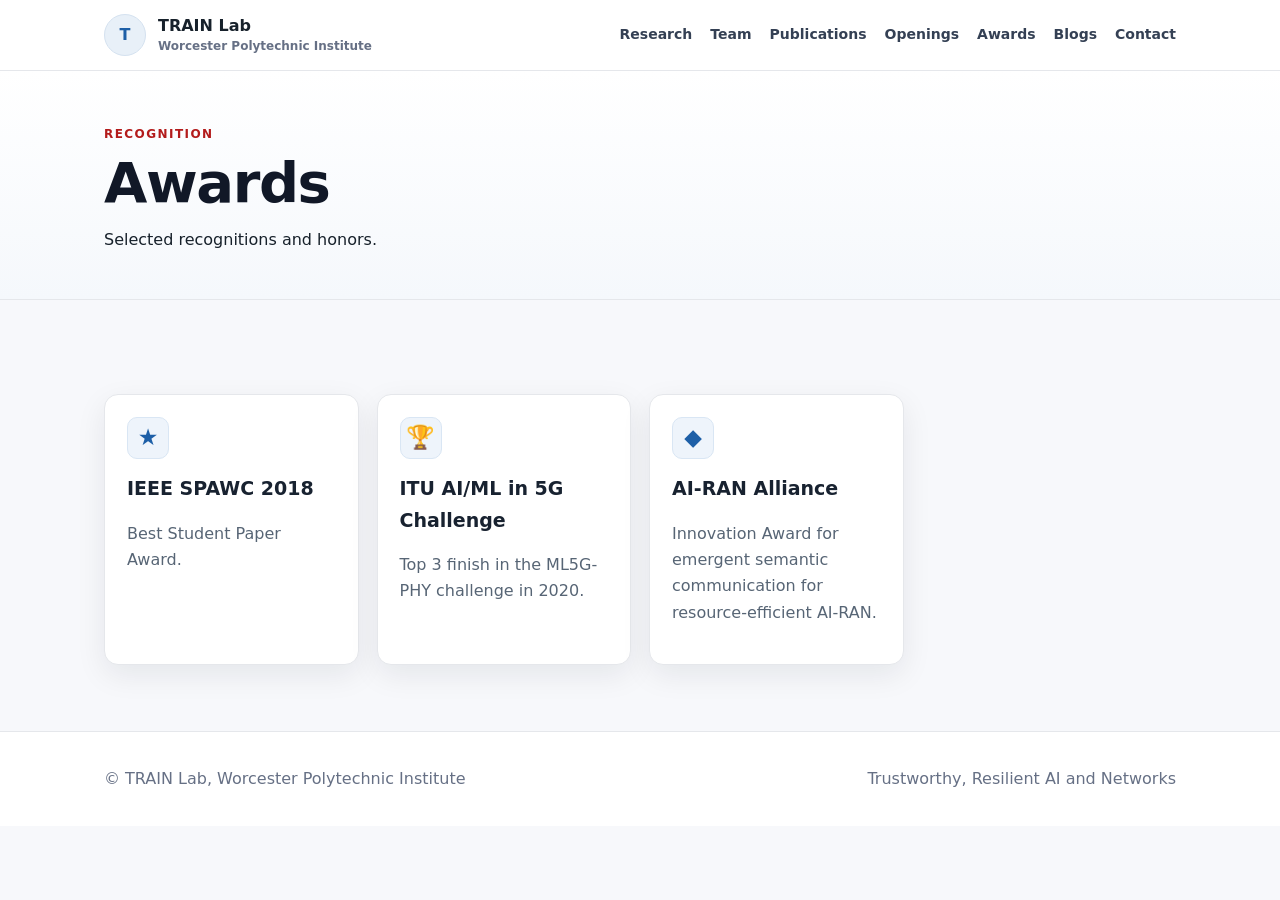
<file: awards.html>
<!doctype html><html lang="en"><head><meta charset="utf-8"><meta name="viewport" content="width=device-width,initial-scale=1"><title>Awards | TRAIN Lab</title><meta name="description" content="TRAIN Lab at Worcester Polytechnic Institute"><link rel="stylesheet" href="style.css"></head><body><div class="topbar"><div class="wrap nav"><a class="brand" href="index.html"><div class="brand-mark"><span>T</span></div><div>TRAIN Lab<small>Worcester Polytechnic Institute</small></div></a><div class="links"><a href="research.html">Research</a><a href="team.html">Team</a><a href="publications.html">Publications</a><a href="openings.html">Openings</a><a href="awards.html">Awards</a><a href="blogs.html">Blogs</a><a href="contact.html">Contact</a></div><a class="btn mobile" href="contact.html">Contact</a></div></div><header class="page-hero"><div class="wrap"><div class="kicker">Recognition</div><h1>Awards</h1><p class="sub">Selected recognitions and honors.</p></div></header><main><section class="section"><div class="wrap grid"><div class="card"><div class="icon">★</div><h3>IEEE SPAWC 2018</h3><p>Best Student Paper Award.</p></div><div class="card"><div class="icon">🏆</div><h3>ITU AI/ML in 5G Challenge</h3><p>Top 3 finish in the ML5G-PHY challenge in 2020.</p></div><div class="card"><div class="icon">◆</div><h3>AI-RAN Alliance</h3><p>Innovation Award for emergent semantic communication for resource-efficient AI-RAN.</p></div></div></section></main><footer class="footer"><div class="wrap"><div>© TRAIN Lab, Worcester Polytechnic Institute</div><div>Trustworthy, Resilient AI and Networks</div></div></footer></body></html>
</file>
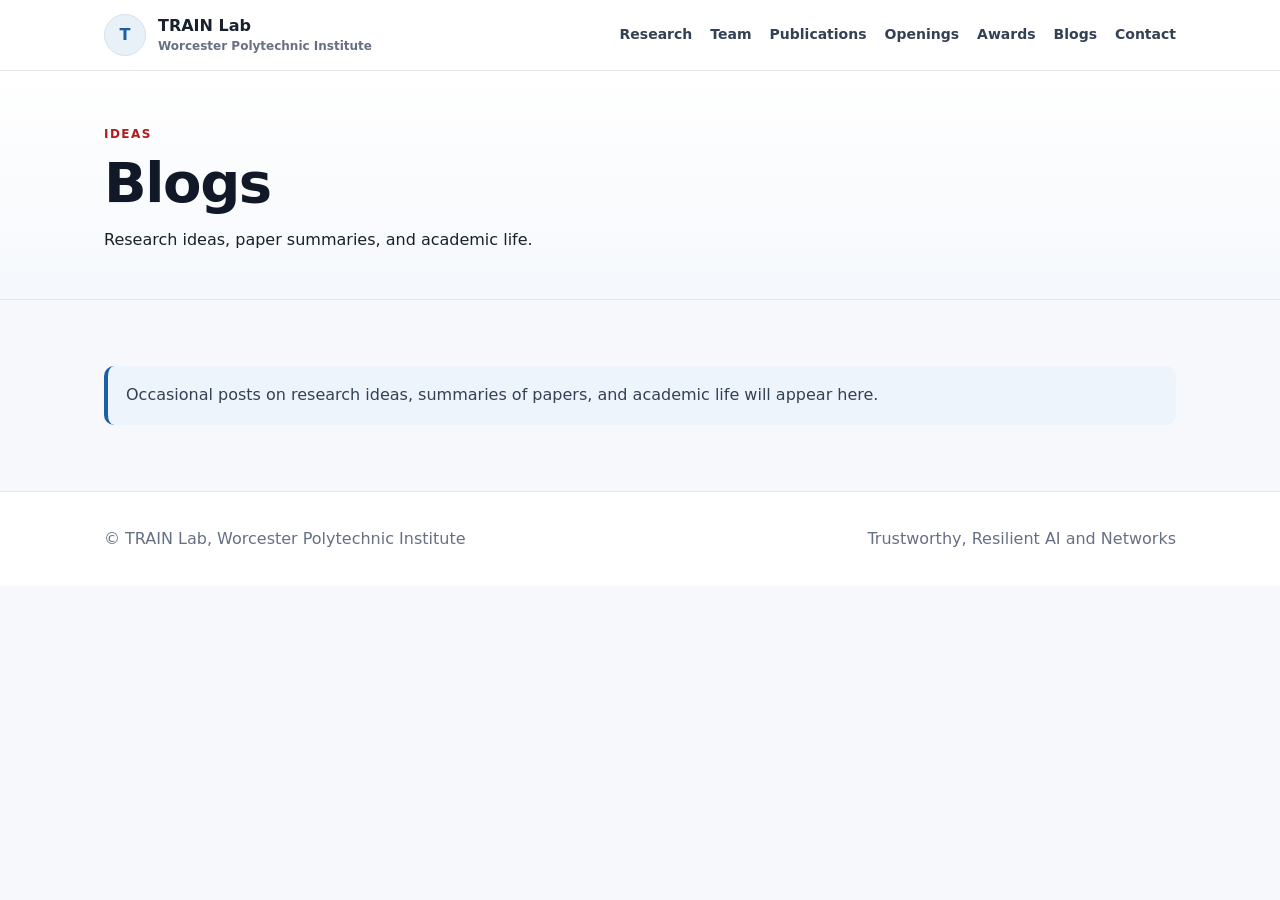
<file: blogs.html>
<!doctype html><html lang="en"><head><meta charset="utf-8"><meta name="viewport" content="width=device-width,initial-scale=1"><title>Blogs | TRAIN Lab</title><meta name="description" content="TRAIN Lab at Worcester Polytechnic Institute"><link rel="stylesheet" href="style.css"></head><body><div class="topbar"><div class="wrap nav"><a class="brand" href="index.html"><div class="brand-mark"><span>T</span></div><div>TRAIN Lab<small>Worcester Polytechnic Institute</small></div></a><div class="links"><a href="research.html">Research</a><a href="team.html">Team</a><a href="publications.html">Publications</a><a href="openings.html">Openings</a><a href="awards.html">Awards</a><a href="blogs.html">Blogs</a><a href="contact.html">Contact</a></div><a class="btn mobile" href="contact.html">Contact</a></div></div><header class="page-hero"><div class="wrap"><div class="kicker">Ideas</div><h1>Blogs</h1><p class="sub">Research ideas, paper summaries, and academic life.</p></div></header><main><section class="section"><div class="wrap"><div class="notice">Occasional posts on research ideas, summaries of papers, and academic life will appear here.</div></div></section></main><footer class="footer"><div class="wrap"><div>© TRAIN Lab, Worcester Polytechnic Institute</div><div>Trustworthy, Resilient AI and Networks</div></div></footer></body></html>
</file>
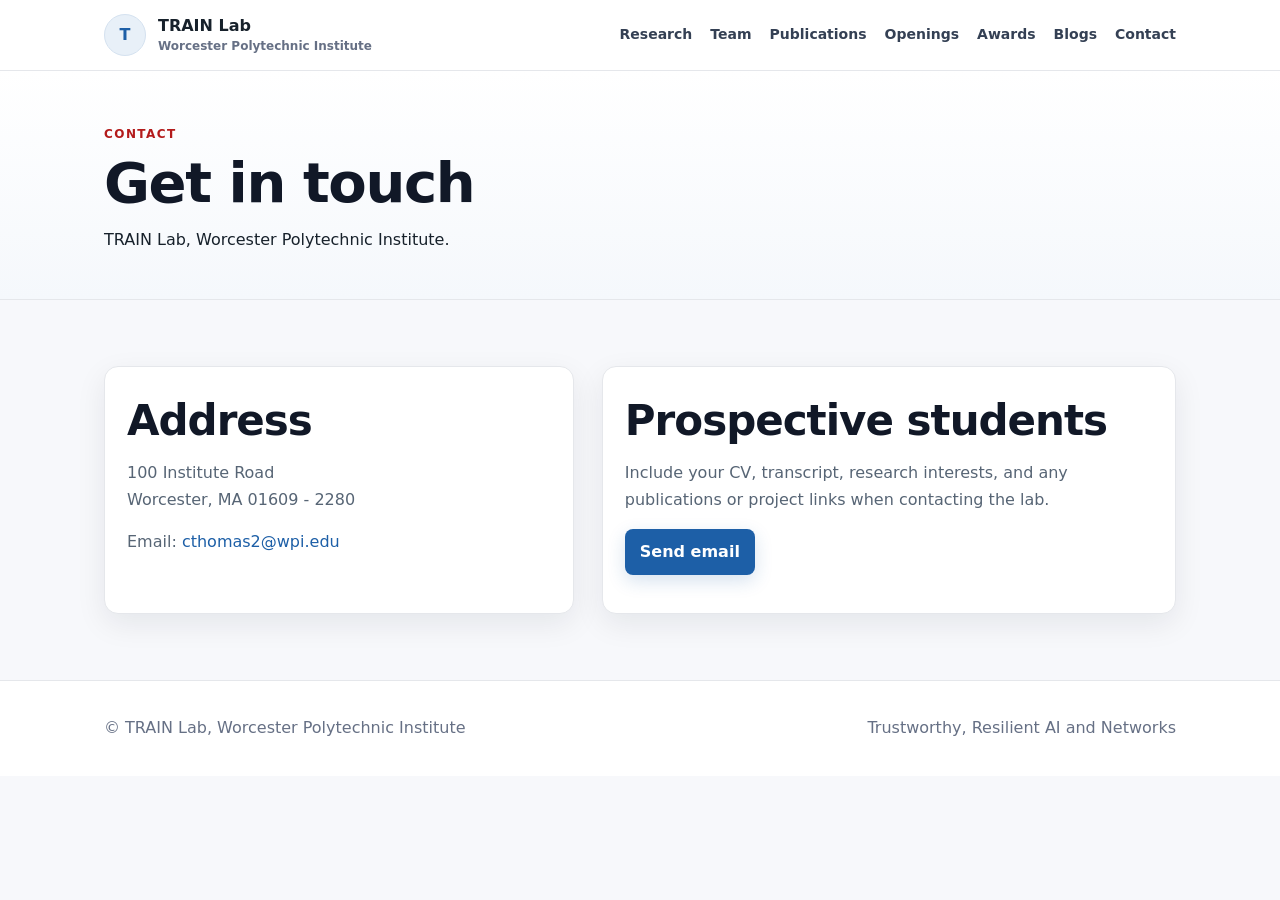
<file: contact.html>
<!doctype html><html lang="en"><head><meta charset="utf-8"><meta name="viewport" content="width=device-width,initial-scale=1"><title>Contact | TRAIN Lab</title><meta name="description" content="TRAIN Lab at Worcester Polytechnic Institute"><link rel="stylesheet" href="style.css"></head><body><div class="topbar"><div class="wrap nav"><a class="brand" href="index.html"><div class="brand-mark"><span>T</span></div><div>TRAIN Lab<small>Worcester Polytechnic Institute</small></div></a><div class="links"><a href="research.html">Research</a><a href="team.html">Team</a><a href="publications.html">Publications</a><a href="openings.html">Openings</a><a href="awards.html">Awards</a><a href="blogs.html">Blogs</a><a href="contact.html">Contact</a></div><a class="btn mobile" href="contact.html">Contact</a></div></div><header class="page-hero"><div class="wrap"><div class="kicker">Contact</div><h1>Get in touch</h1><p class="sub">TRAIN Lab, Worcester Polytechnic Institute.</p></div></header><main><section class="section"><div class="wrap two"><div class="card"><h2>Address</h2><p>100 Institute Road<br>Worcester, MA 01609 - 2280</p><p>Email: <a href="mailto:cthomas2@wpi.edu">cthomas2@wpi.edu</a></p></div><div class="card"><h2>Prospective students</h2><p>Include your CV, transcript, research interests, and any publications or project links when contacting the lab.</p><p><a class="btn" href="mailto:cthomas2@wpi.edu">Send email</a></p></div></div></section></main><footer class="footer"><div class="wrap"><div>© TRAIN Lab, Worcester Polytechnic Institute</div><div>Trustworthy, Resilient AI and Networks</div></div></footer></body></html>
</file>
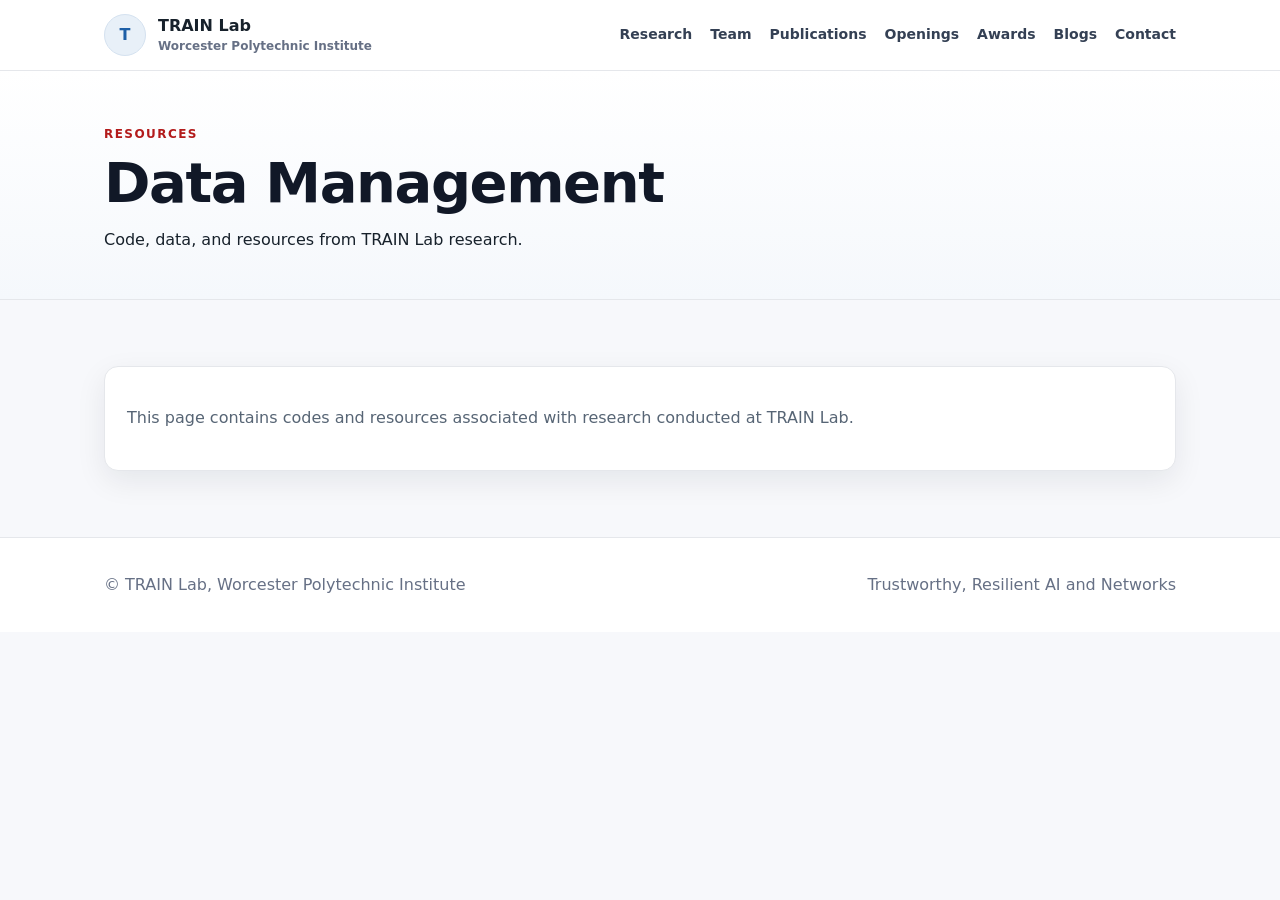
<file: data.html>
<!doctype html><html lang="en"><head><meta charset="utf-8"><meta name="viewport" content="width=device-width,initial-scale=1"><title>Data Management | TRAIN Lab</title><meta name="description" content="TRAIN Lab at Worcester Polytechnic Institute"><link rel="stylesheet" href="style.css"></head><body><div class="topbar"><div class="wrap nav"><a class="brand" href="index.html"><div class="brand-mark"><span>T</span></div><div>TRAIN Lab<small>Worcester Polytechnic Institute</small></div></a><div class="links"><a href="research.html">Research</a><a href="team.html">Team</a><a href="publications.html">Publications</a><a href="openings.html">Openings</a><a href="awards.html">Awards</a><a href="blogs.html">Blogs</a><a href="contact.html">Contact</a></div><a class="btn mobile" href="contact.html">Contact</a></div></div><header class="page-hero"><div class="wrap"><div class="kicker">Resources</div><h1>Data Management</h1><p class="sub">Code, data, and resources from TRAIN Lab research.</p></div></header><main><section class="section"><div class="wrap"><div class="card"><p>This page contains codes and resources associated with research conducted at TRAIN Lab.</p></div></div></section></main><footer class="footer"><div class="wrap"><div>© TRAIN Lab, Worcester Polytechnic Institute</div><div>Trustworthy, Resilient AI and Networks</div></div></footer></body></html>
</file>
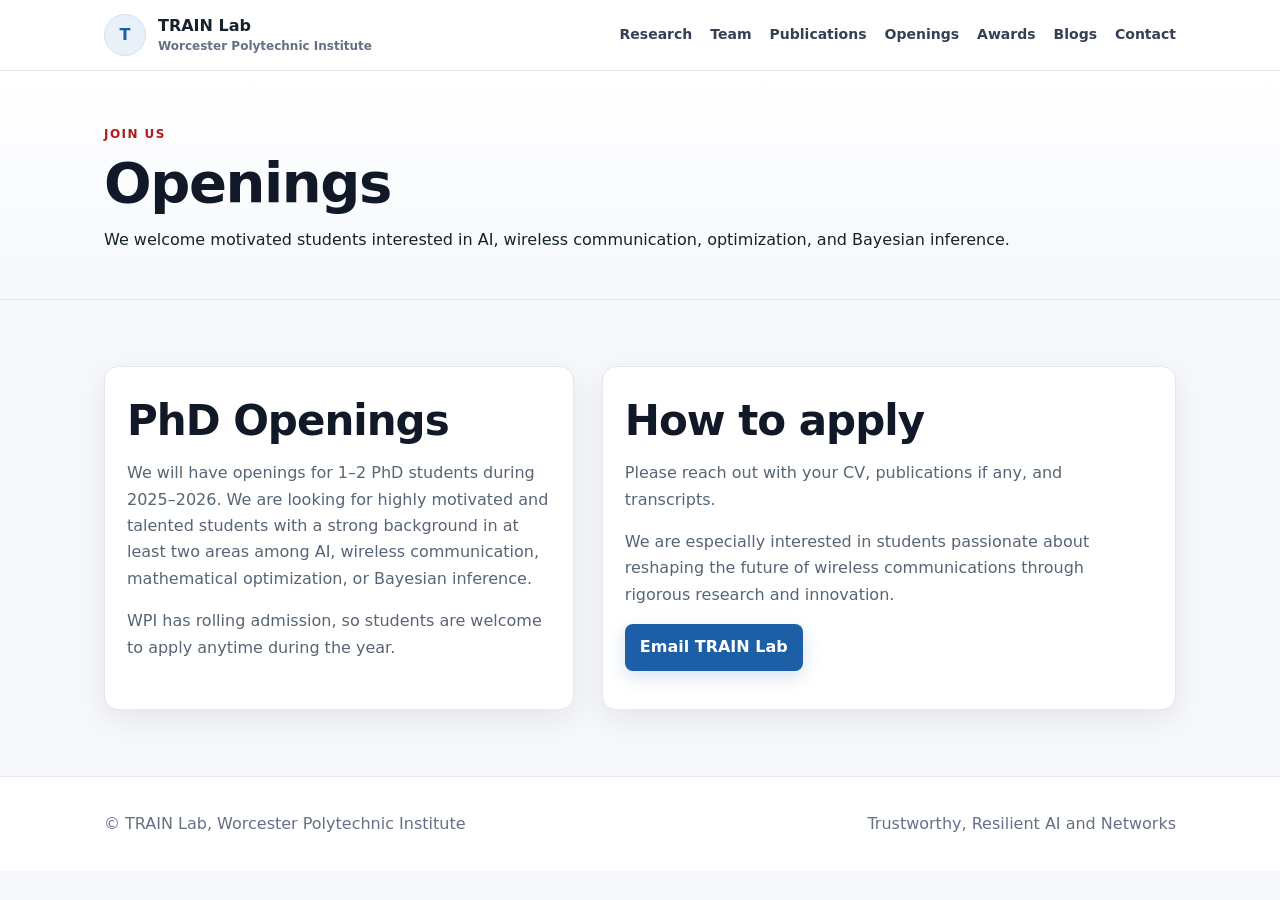
<file: openings.html>
<!doctype html><html lang="en"><head><meta charset="utf-8"><meta name="viewport" content="width=device-width,initial-scale=1"><title>Openings | TRAIN Lab</title><meta name="description" content="TRAIN Lab at Worcester Polytechnic Institute"><link rel="stylesheet" href="style.css"></head><body><div class="topbar"><div class="wrap nav"><a class="brand" href="index.html"><div class="brand-mark"><span>T</span></div><div>TRAIN Lab<small>Worcester Polytechnic Institute</small></div></a><div class="links"><a href="research.html">Research</a><a href="team.html">Team</a><a href="publications.html">Publications</a><a href="openings.html">Openings</a><a href="awards.html">Awards</a><a href="blogs.html">Blogs</a><a href="contact.html">Contact</a></div><a class="btn mobile" href="contact.html">Contact</a></div></div><header class="page-hero"><div class="wrap"><div class="kicker">Join us</div><h1>Openings</h1><p class="sub">We welcome motivated students interested in AI, wireless communication, optimization, and Bayesian inference.</p></div></header><main><section class="section"><div class="wrap two"><div class="card"><h2>PhD Openings</h2><p>We will have openings for 1–2 PhD students during 2025–2026. We are looking for highly motivated and talented students with a strong background in at least two areas among AI, wireless communication, mathematical optimization, or Bayesian inference.</p><p>WPI has rolling admission, so students are welcome to apply anytime during the year.</p></div><div class="card"><h2>How to apply</h2><p>Please reach out with your CV, publications if any, and transcripts.</p><p>We are especially interested in students passionate about reshaping the future of wireless communications through rigorous research and innovation.</p><p><a class="btn" href="mailto:cthomas2@wpi.edu">Email TRAIN Lab</a></p></div></div></section></main><footer class="footer"><div class="wrap"><div>© TRAIN Lab, Worcester Polytechnic Institute</div><div>Trustworthy, Resilient AI and Networks</div></div></footer></body></html>
</file>
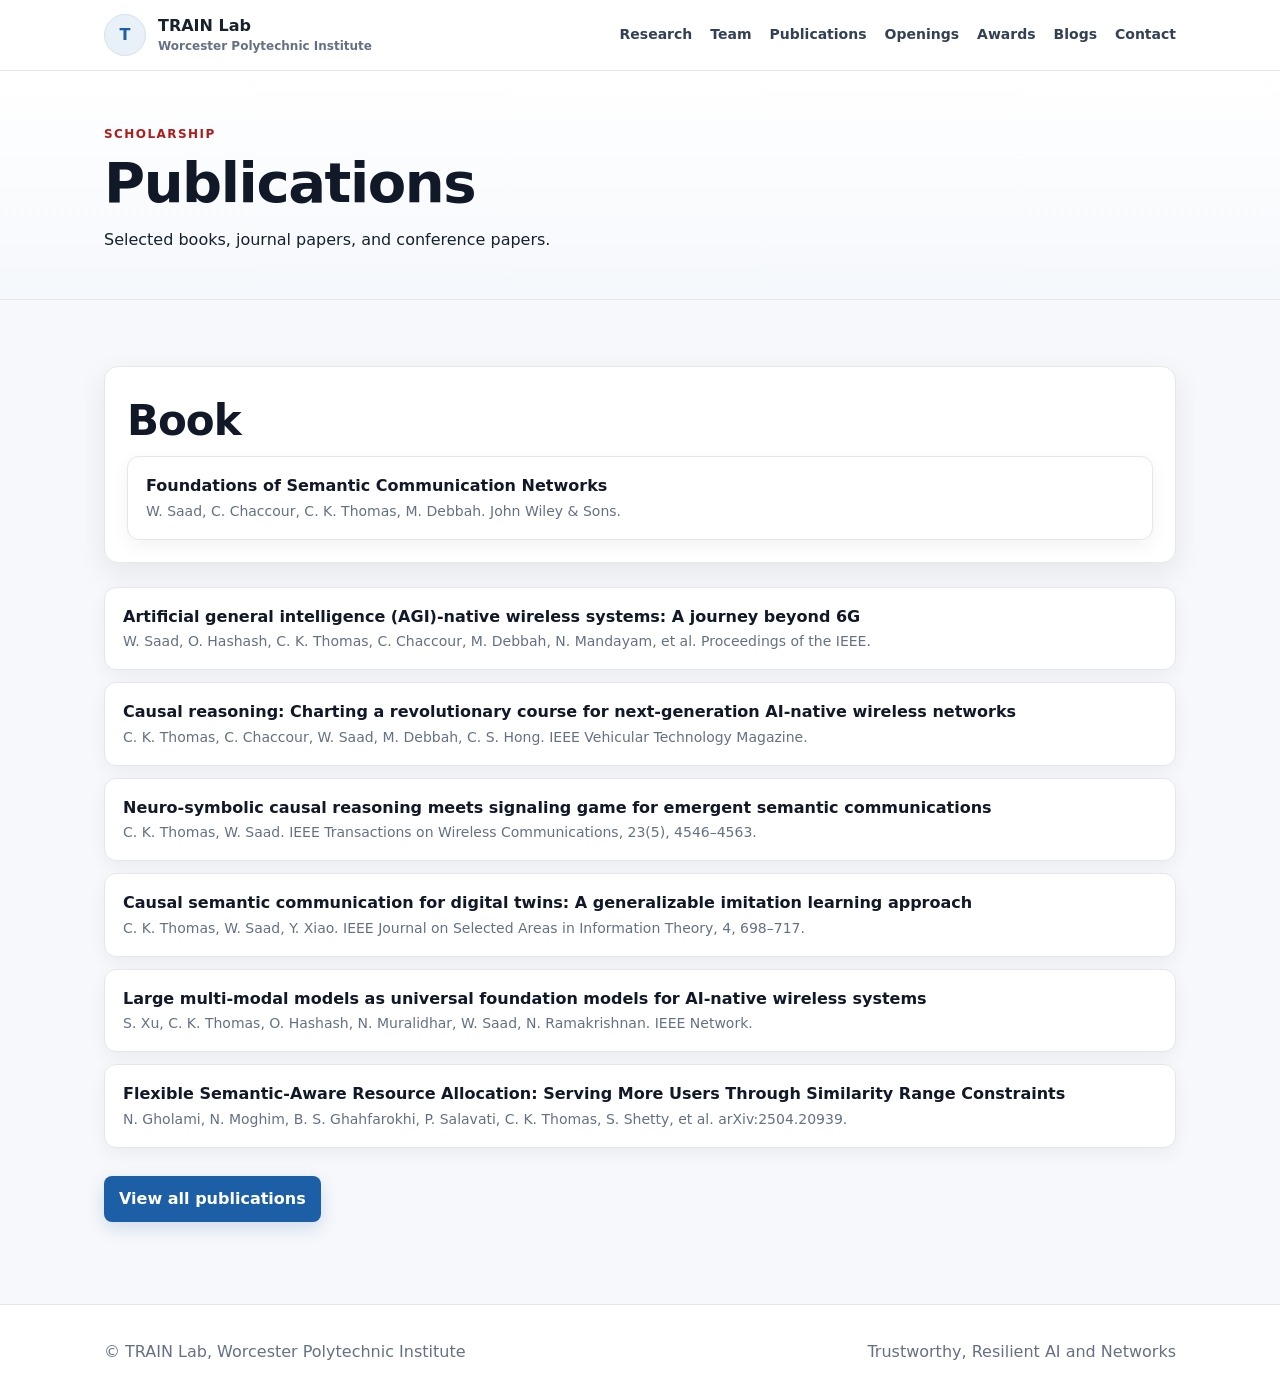
<file: publications.html>
<!doctype html><html lang="en"><head><meta charset="utf-8"><meta name="viewport" content="width=device-width,initial-scale=1"><title>Publications | TRAIN Lab</title><meta name="description" content="TRAIN Lab at Worcester Polytechnic Institute"><link rel="stylesheet" href="style.css"></head><body><div class="topbar"><div class="wrap nav"><a class="brand" href="index.html"><div class="brand-mark"><span>T</span></div><div>TRAIN Lab<small>Worcester Polytechnic Institute</small></div></a><div class="links"><a href="research.html">Research</a><a href="team.html">Team</a><a href="publications.html">Publications</a><a href="openings.html">Openings</a><a href="awards.html">Awards</a><a href="blogs.html">Blogs</a><a href="contact.html">Contact</a></div><a class="btn mobile" href="contact.html">Contact</a></div></div><header class="page-hero"><div class="wrap"><div class="kicker">Scholarship</div><h1>Publications</h1><p class="sub">Selected books, journal papers, and conference papers.</p></div></header><main><section class="section"><div class="wrap"><div class="card"><h2>Book</h2><div class="pub"><div class="pub-title">Foundations of Semantic Communication Networks</div><div class="pub-meta">W. Saad, C. Chaccour, C. K. Thomas, M. Debbah. John Wiley & Sons.</div></div></div><div class="pub-list"><div class="pub"><div class="pub-title">Artificial general intelligence (AGI)-native wireless systems: A journey beyond 6G</div><div class="pub-meta">W. Saad, O. Hashash, C. K. Thomas, C. Chaccour, M. Debbah, N. Mandayam, et al. Proceedings of the IEEE.</div></div><div class="pub"><div class="pub-title">Causal reasoning: Charting a revolutionary course for next-generation AI-native wireless networks</div><div class="pub-meta">C. K. Thomas, C. Chaccour, W. Saad, M. Debbah, C. S. Hong. IEEE Vehicular Technology Magazine.</div></div><div class="pub"><div class="pub-title">Neuro-symbolic causal reasoning meets signaling game for emergent semantic communications</div><div class="pub-meta">C. K. Thomas, W. Saad. IEEE Transactions on Wireless Communications, 23(5), 4546–4563.</div></div><div class="pub"><div class="pub-title">Causal semantic communication for digital twins: A generalizable imitation learning approach</div><div class="pub-meta">C. K. Thomas, W. Saad, Y. Xiao. IEEE Journal on Selected Areas in Information Theory, 4, 698–717.</div></div><div class="pub"><div class="pub-title">Large multi-modal models as universal foundation models for AI-native wireless systems</div><div class="pub-meta">S. Xu, C. K. Thomas, O. Hashash, N. Muralidhar, W. Saad, N. Ramakrishnan. IEEE Network.</div></div><div class="pub"><div class="pub-title">Flexible Semantic-Aware Resource Allocation: Serving More Users Through Similarity Range Constraints</div><div class="pub-meta">N. Gholami, N. Moghim, B. S. Ghahfarokhi, P. Salavati, C. K. Thomas, S. Shetty, et al. arXiv:2504.20939.</div></div></div><p style="margin-top:28px"><a class="btn" href="https://scholar.google.co.in/">View all publications</a></p></div></section></main><footer class="footer"><div class="wrap"><div>© TRAIN Lab, Worcester Polytechnic Institute</div><div>Trustworthy, Resilient AI and Networks</div></div></footer></body></html>
</file>
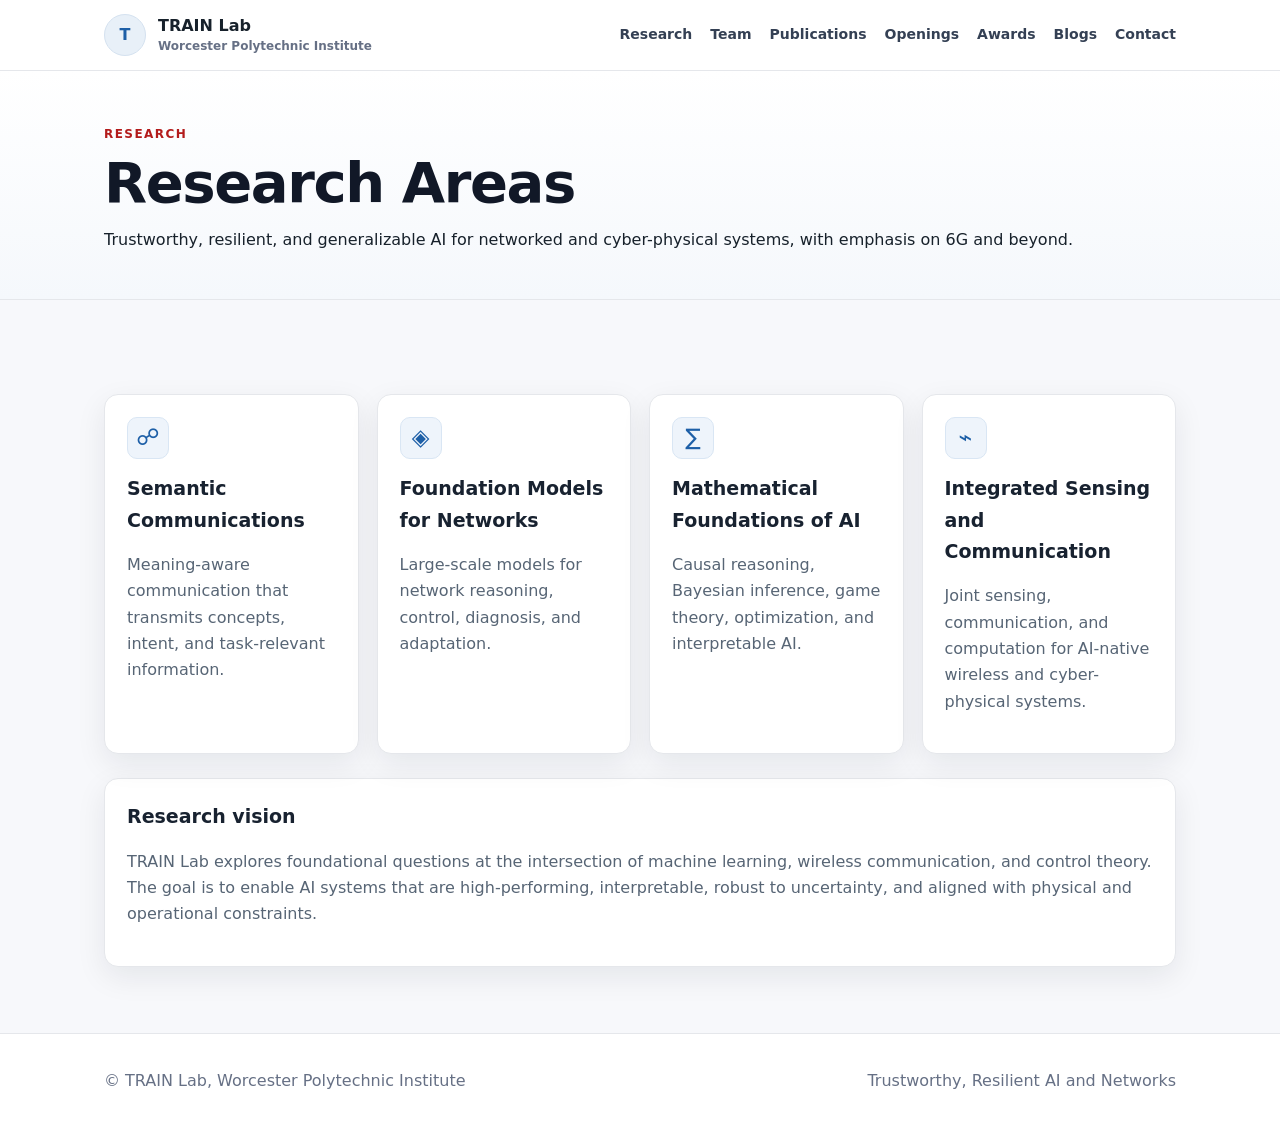
<file: research.html>
<!doctype html><html lang="en"><head><meta charset="utf-8"><meta name="viewport" content="width=device-width,initial-scale=1"><title>Research | TRAIN Lab</title><meta name="description" content="TRAIN Lab at Worcester Polytechnic Institute"><link rel="stylesheet" href="style.css"></head><body><div class="topbar"><div class="wrap nav"><a class="brand" href="index.html"><div class="brand-mark"><span>T</span></div><div>TRAIN Lab<small>Worcester Polytechnic Institute</small></div></a><div class="links"><a href="research.html">Research</a><a href="team.html">Team</a><a href="publications.html">Publications</a><a href="openings.html">Openings</a><a href="awards.html">Awards</a><a href="blogs.html">Blogs</a><a href="contact.html">Contact</a></div><a class="btn mobile" href="contact.html">Contact</a></div></div><header class="page-hero"><div class="wrap"><div class="kicker">Research</div><h1>Research Areas</h1><p class="sub">Trustworthy, resilient, and generalizable AI for networked and cyber-physical systems, with emphasis on 6G and beyond.</p></div></header><main><section class="section"><div class="wrap"><div class="grid"><div class="card"><div class="icon">☍</div><h3>Semantic Communications</h3><p>Meaning-aware communication that transmits concepts, intent, and task-relevant information.</p></div><div class="card"><div class="icon">◈</div><h3>Foundation Models for Networks</h3><p>Large-scale models for network reasoning, control, diagnosis, and adaptation.</p></div><div class="card"><div class="icon">∑</div><h3>Mathematical Foundations of AI</h3><p>Causal reasoning, Bayesian inference, game theory, optimization, and interpretable AI.</p></div><div class="card"><div class="icon">⌁</div><h3>Integrated Sensing and Communication</h3><p>Joint sensing, communication, and computation for AI-native wireless and cyber-physical systems.</p></div></div><div class="card" style="margin-top:24px"><h3>Research vision</h3><p>TRAIN Lab explores foundational questions at the intersection of machine learning, wireless communication, and control theory. The goal is to enable AI systems that are high-performing, interpretable, robust to uncertainty, and aligned with physical and operational constraints.</p></div></div></section></main><footer class="footer"><div class="wrap"><div>© TRAIN Lab, Worcester Polytechnic Institute</div><div>Trustworthy, Resilient AI and Networks</div></div></footer></body></html>
</file>
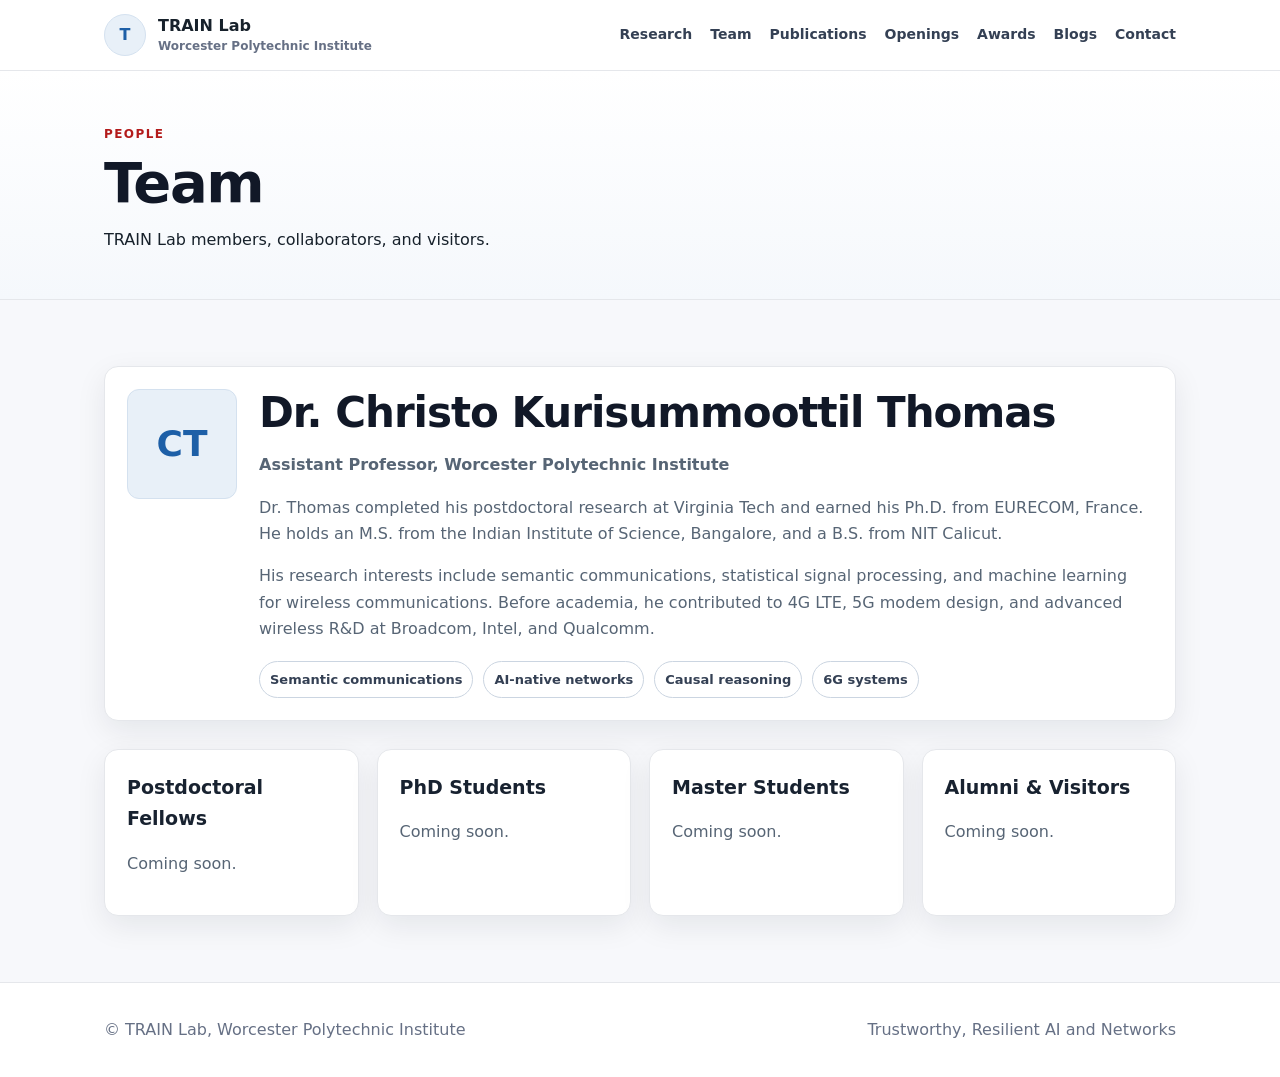
<file: team.html>
<!doctype html><html lang="en"><head><meta charset="utf-8"><meta name="viewport" content="width=device-width,initial-scale=1"><title>Team | TRAIN Lab</title><meta name="description" content="TRAIN Lab at Worcester Polytechnic Institute"><link rel="stylesheet" href="style.css"></head><body><div class="topbar"><div class="wrap nav"><a class="brand" href="index.html"><div class="brand-mark"><span>T</span></div><div>TRAIN Lab<small>Worcester Polytechnic Institute</small></div></a><div class="links"><a href="research.html">Research</a><a href="team.html">Team</a><a href="publications.html">Publications</a><a href="openings.html">Openings</a><a href="awards.html">Awards</a><a href="blogs.html">Blogs</a><a href="contact.html">Contact</a></div><a class="btn mobile" href="contact.html">Contact</a></div></div><header class="page-hero"><div class="wrap"><div class="kicker">People</div><h1>Team</h1><p class="sub">TRAIN Lab members, collaborators, and visitors.</p></div></header><main><section class="section"><div class="wrap"><div class="card person"><div class="avatar">CT</div><div><h2 style="margin-top:0">Dr. Christo Kurisummoottil Thomas</h2><p><strong>Assistant Professor, Worcester Polytechnic Institute</strong></p><p>Dr. Thomas completed his postdoctoral research at Virginia Tech and earned his Ph.D. from EURECOM, France. He holds an M.S. from the Indian Institute of Science, Bangalore, and a B.S. from NIT Calicut.</p><p>His research interests include semantic communications, statistical signal processing, and machine learning for wireless communications. Before academia, he contributed to 4G LTE, 5G modem design, and advanced wireless R&D at Broadcom, Intel, and Qualcomm.</p><div class="pillrow"><span class="pill">Semantic communications</span><span class="pill">AI-native networks</span><span class="pill">Causal reasoning</span><span class="pill">6G systems</span></div></div></div><div class="grid"><div class="card"><h3>Postdoctoral Fellows</h3><p>Coming soon.</p></div><div class="card"><h3>PhD Students</h3><p>Coming soon.</p></div><div class="card"><h3>Master Students</h3><p>Coming soon.</p></div><div class="card"><h3>Alumni & Visitors</h3><p>Coming soon.</p></div></div></div></section></main><footer class="footer"><div class="wrap"><div>© TRAIN Lab, Worcester Polytechnic Institute</div><div>Trustworthy, Resilient AI and Networks</div></div></footer></body></html>
</file>
<file: style.css>
:root{
  --bg:#f7f8fb;
  --paper:#ffffff;
  --ink:#17212b;
  --muted:#667085;
  --line:#e5e7eb;
  --navy:#12345a;
  --blue:#1d5fa7;
  --accent:#b31b1b;
  --soft:#eef4fb;
  --gold:#b58521;
  --max:1120px;
  --radius:14px;
  --shadow:0 10px 30px rgba(16,24,40,.08);
}
*{box-sizing:border-box}
html{scroll-behavior:smooth}
body{margin:0;font-family:Inter,ui-sans-serif,system-ui,-apple-system,Segoe UI,Roboto,Arial,sans-serif;background:var(--bg);color:var(--ink);line-height:1.65;font-size:16px}
a{color:var(--blue);text-decoration:none} a:hover{text-decoration:underline}.wrap{max-width:var(--max);margin:auto;padding:0 24px}
.topbar{position:sticky;top:0;z-index:50;background:rgba(255,255,255,.95);backdrop-filter:blur(10px);border-bottom:1px solid var(--line)}
.nav{height:70px;display:flex;align-items:center;justify-content:space-between;gap:24px}.brand{display:flex;align-items:center;gap:12px;color:var(--ink);font-weight:800;text-decoration:none}.brand:hover{text-decoration:none}.brand-mark{width:42px;height:42px;border-radius:50%;background:#e8f0f8;border:1px solid #d4e1ef;display:grid;place-items:center;color:var(--blue);font-weight:900}.brand small{display:block;color:var(--muted);font-weight:600;font-size:12px;margin-top:-3px}.links{display:flex;gap:18px;align-items:center;font-size:14px}.links a{color:#344054;font-weight:650}.links a:hover{color:var(--blue);text-decoration:none}.btn{display:inline-flex;align-items:center;gap:8px;padding:10px 15px;border-radius:8px;background:var(--blue);color:white;font-weight:750;text-decoration:none;box-shadow:0 6px 18px rgba(29,95,167,.18)}.btn:hover{text-decoration:none;background:#174f8d}.ghost{display:inline-flex;padding:10px 15px;border-radius:8px;border:1px solid #cbd5e1;color:var(--navy);background:white;font-weight:750;text-decoration:none}.ghost:hover{text-decoration:none;border-color:var(--blue)}
.hero{background:linear-gradient(180deg,#ffffff 0%,#f5f8fc 100%);border-bottom:1px solid var(--line);position:relative;overflow:hidden}.hero:before{content:"";position:absolute;inset:auto -80px -160px auto;width:520px;height:520px;border-radius:50%;background:radial-gradient(circle,rgba(29,95,167,.10),transparent 70%)}.hero-inner{position:relative;padding:70px 0 58px;display:grid;grid-template-columns:1.1fr .9fr;gap:42px;align-items:center}.eyebrow{display:inline-block;padding:5px 10px;border-radius:999px;background:#eef4fb;color:var(--blue);border:1px solid #d9e6f4;font-size:13px;font-weight:800}.h1{font-size:clamp(38px,5vw,60px);line-height:1.05;margin:16px 0 16px;letter-spacing:-1.8px;color:#111827}.grad{color:var(--accent)}.lead{font-size:19px;color:#475467;max-width:740px}.hero-actions{display:flex;gap:12px;flex-wrap:wrap;margin-top:26px}.visual{min-height:360px;border:1px solid #dbe5ef;border-radius:18px;background:linear-gradient(180deg,#ffffff,#f2f6fb);box-shadow:var(--shadow);position:relative;overflow:hidden}.visual:after{content:"AI-native networks\A semantic communication\A causal intelligence";white-space:pre-line;position:absolute;left:28px;bottom:26px;color:#344054;font-weight:800;font-size:20px;line-height:1.45}.visual img{position:absolute;inset:0;width:100%;height:100%;opacity:.45}.node{position:absolute;border-radius:50%;background:var(--blue);box-shadow:0 0 0 8px rgba(29,95,167,.10)}.node.n1{width:15px;height:15px;left:17%;top:24%}.node.n2{width:11px;height:11px;left:62%;top:17%;background:var(--accent)}.node.n3{width:20px;height:20px;left:70%;top:63%;background:var(--gold)}.node.n4{width:12px;height:12px;left:28%;top:70%}.chip{position:absolute;padding:8px 11px;border-radius:999px;background:white;border:1px solid #d9e6f4;box-shadow:0 8px 20px rgba(16,24,40,.08);font-weight:800;color:var(--navy);font-size:13px}.chip.c1{left:8%;top:10%}.chip.c2{right:8%;top:18%}.chip.c3{right:10%;bottom:14%}
.section{padding:66px 0}.section.alt{background:#ffffff;border-top:1px solid var(--line);border-bottom:1px solid var(--line)}.kicker{color:var(--accent);font-weight:900;text-transform:uppercase;letter-spacing:.12em;font-size:12px}.section h2{font-size:clamp(28px,3.5vw,42px);line-height:1.12;margin:8px 0 12px;letter-spacing:-1px;color:#111827}.section p.sub{color:var(--muted);font-size:18px;max-width:820px}.grid{display:grid;grid-template-columns:repeat(4,1fr);gap:18px;margin-top:28px}.card{background:var(--paper);border:1px solid var(--line);border-radius:var(--radius);padding:22px;box-shadow:var(--shadow)}.card:hover{transform:translateY(-2px);transition:.2s ease;border-color:#c8d9ec}.icon{width:42px;height:42px;border-radius:10px;display:grid;place-items:center;background:var(--soft);color:var(--blue);font-size:23px;margin-bottom:14px;border:1px solid #d9e6f4}.card h3{margin:0 0 8px;font-size:19px;color:#182230}.card p,.card li{color:#576575}.two{display:grid;grid-template-columns:.9fr 1.1fr;gap:28px}.timeline{display:grid;gap:12px;margin-top:20px}.item{display:grid;grid-template-columns:110px 1fr;gap:18px;padding:16px;border:1px solid var(--line);border-radius:12px;background:#fbfcfe}.date{color:var(--accent);font-weight:900}.pub-list{display:grid;gap:12px;margin-top:24px}.pub{padding:16px 18px;border-radius:12px;border:1px solid var(--line);background:white;box-shadow:0 6px 18px rgba(16,24,40,.05)}.pub-title{font-weight:850;color:#111827}.pub-meta{color:var(--muted);font-size:14px}.person{display:flex;gap:22px;align-items:flex-start}.avatar{width:110px;height:110px;border-radius:12px;background:#e8f0f8;border:1px solid #d4e1ef;display:grid;place-items:center;font-size:36px;font-weight:900;color:var(--blue);flex:none}.pillrow{display:flex;gap:10px;flex-wrap:wrap;margin-top:18px}.pill{padding:7px 10px;border-radius:999px;border:1px solid #cbd5e1;background:#fff;color:#344054;font-weight:700;font-size:13px}.page-hero{padding:54px 0 30px;background:linear-gradient(180deg,#ffffff,#f5f8fc);border-bottom:1px solid var(--line)}.page-hero h1{font-size:clamp(36px,4.5vw,56px);line-height:1;margin:10px 0;letter-spacing:-1.4px;color:#111827}.footer{border-top:1px solid var(--line);padding:34px 0;color:#667085;background:#fff}.footer .wrap{display:flex;justify-content:space-between;gap:18px;flex-wrap:wrap}.notice{border-left:4px solid var(--blue);padding:16px 18px;background:#eef4fb;border-radius:10px;color:#344054}.mobile{display:none}
@media(max-width:920px){.links{display:none}.mobile{display:inline-flex}.hero-inner,.two{grid-template-columns:1fr}.grid{grid-template-columns:1fr 1fr}.visual{min-height:290px}.item{grid-template-columns:1fr}.person{flex-direction:column}.h1{letter-spacing:-1.1px}}
@media(max-width:620px){.wrap{padding:0 18px}.grid{grid-template-columns:1fr}.hero-inner{padding:52px 0}.section{padding:50px 0}.nav{height:66px}.brand small{display:none}.hero-actions{flex-direction:column}.btn,.ghost{justify-content:center}.footer .wrap{display:block}}
</file>
